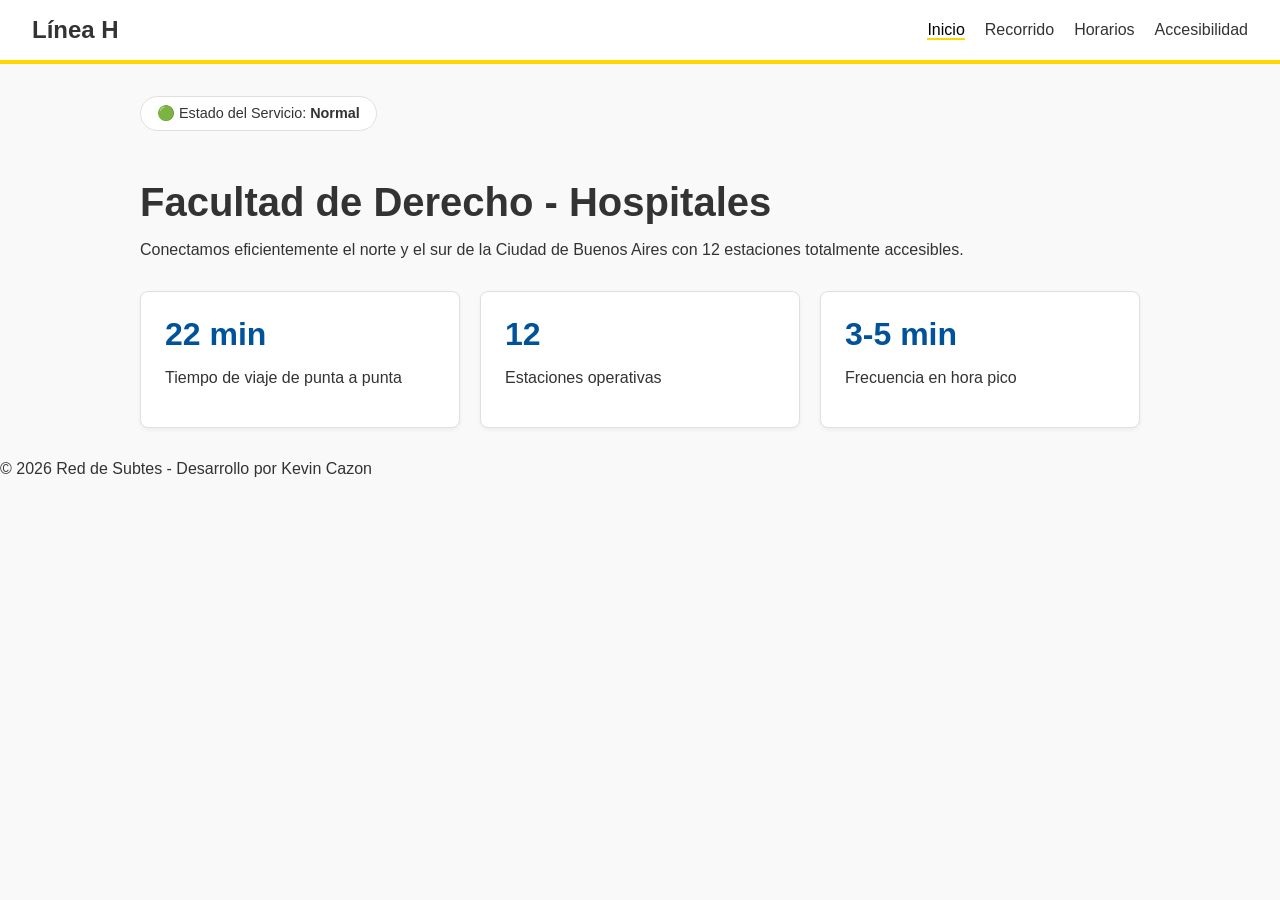
<file: index.html>
<!DOCTYPE html>
<html lang="es">
<head>
    <meta charset="UTF-8">
    <meta name="viewport" content="width=device-width, initial-scale=1.0">
    <title>Subte Línea H - Inicio</title>
    <link rel="stylesheet" href="transporte.css">
</head>
<body>
    <header class="header-transporte">
        <div class="logo">Línea H</div>
        <nav>
            <ul>
                <li><a href="index.html" class="activo">Inicio</a></li>
                <li><a href="recorrido.html">Recorrido</a></li>
                <li><a href="horarios.html">Horarios</a></li>
                <li><a href="accesibilidad.html">Accesibilidad</a></li>
            </ul>
        </nav>
    </header>

    <main>
        <section class="hero-transporte">
            <div class="estado-servicio">
                <span class="indicador-normal">🟢</span> Estado del Servicio: <strong>Normal</strong>
            </div>
            <h1>Facultad de Derecho - Hospitales</h1>
            <p>Conectamos eficientemente el norte y el sur de la Ciudad de Buenos Aires con 12 estaciones totalmente accesibles.</p>
        </section>

        <section class="datos-clave">
            <div class="dato-card">
                <h2>22 min</h2>
                <p>Tiempo de viaje de punta a punta</p>
            </div>
            <div class="dato-card">
                <h2>12</h2>
                <p>Estaciones operativas</p>
            </div>
            <div class="dato-card">
                <h2>3-5 min</h2>
                <p>Frecuencia en hora pico</p>
            </div>
        </section>
    </main>

    <footer>
        <p>&copy; 2026 Red de Subtes - Desarrollo por Kevin Cazon</p>
    </footer>
</body>
</html>
</file>
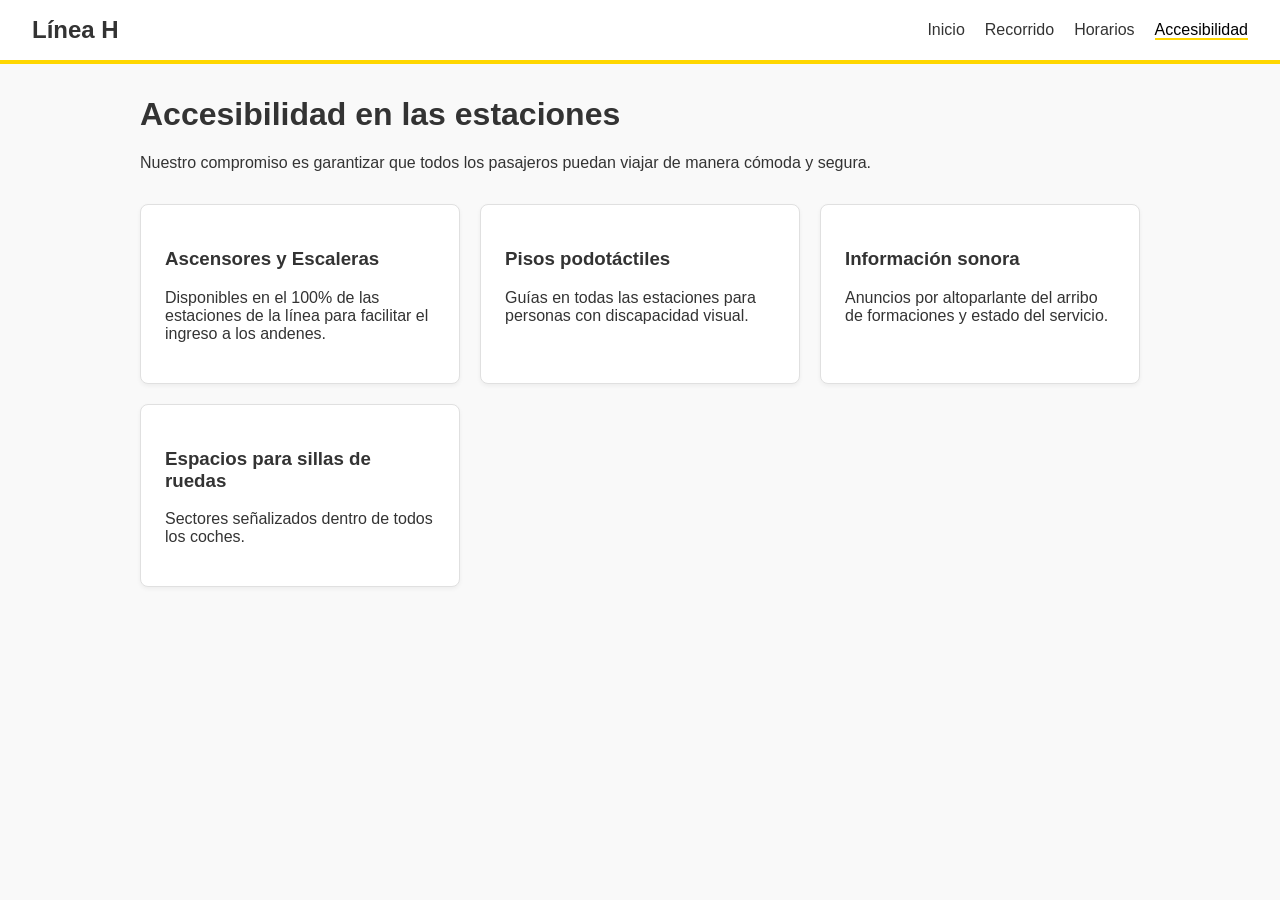
<file: accesibilidad.html>
<!DOCTYPE html>
<html lang="es">
<head>
    <meta charset="UTF-8">
    <title>Subte Línea H - Accesibilidad</title>
    <link rel="stylesheet" href="transporte.css">
</head>
<body>
    <header class="header-transporte">
        <div class="logo">Línea H</div>
        <nav>
            <ul>
                <li><a href="index.html">Inicio</a></li>
                <li><a href="recorrido.html">Recorrido</a></li>
                <li><a href="horarios.html">Horarios</a></li>
                <li><a href="accesibilidad.html" class="activo">Accesibilidad</a></li>
            </ul>
        </nav>
    </header>

    <main>
        <h1>Accesibilidad en las estaciones</h1>
        <p>Nuestro compromiso es garantizar que todos los pasajeros puedan viajar de manera cómoda y segura.</p>

        <div class="grid-accesibilidad">
            <div class="accesibilidad-card">
                <h3>Ascensores y Escaleras</h3>
                <p>Disponibles en el 100% de las estaciones de la línea para facilitar el ingreso a los andenes.</p>
            </div>
            <div class="accesibilidad-card">
                <h3>Pisos podotáctiles</h3>
                <p>Guías en todas las estaciones para personas con discapacidad visual.</p>
            </div>
            <div class="accesibilidad-card">
                <h3>Información sonora</h3>
                <p>Anuncios por altoparlante del arribo de formaciones y estado del servicio.</p>
            </div>
            <div class="accesibilidad-card">
                <h3>Espacios para sillas de ruedas</h3>
                <p>Sectores señalizados dentro de todos los coches.</p>
            </div>
        </div>

    </main>
</body>
</html>
</file>
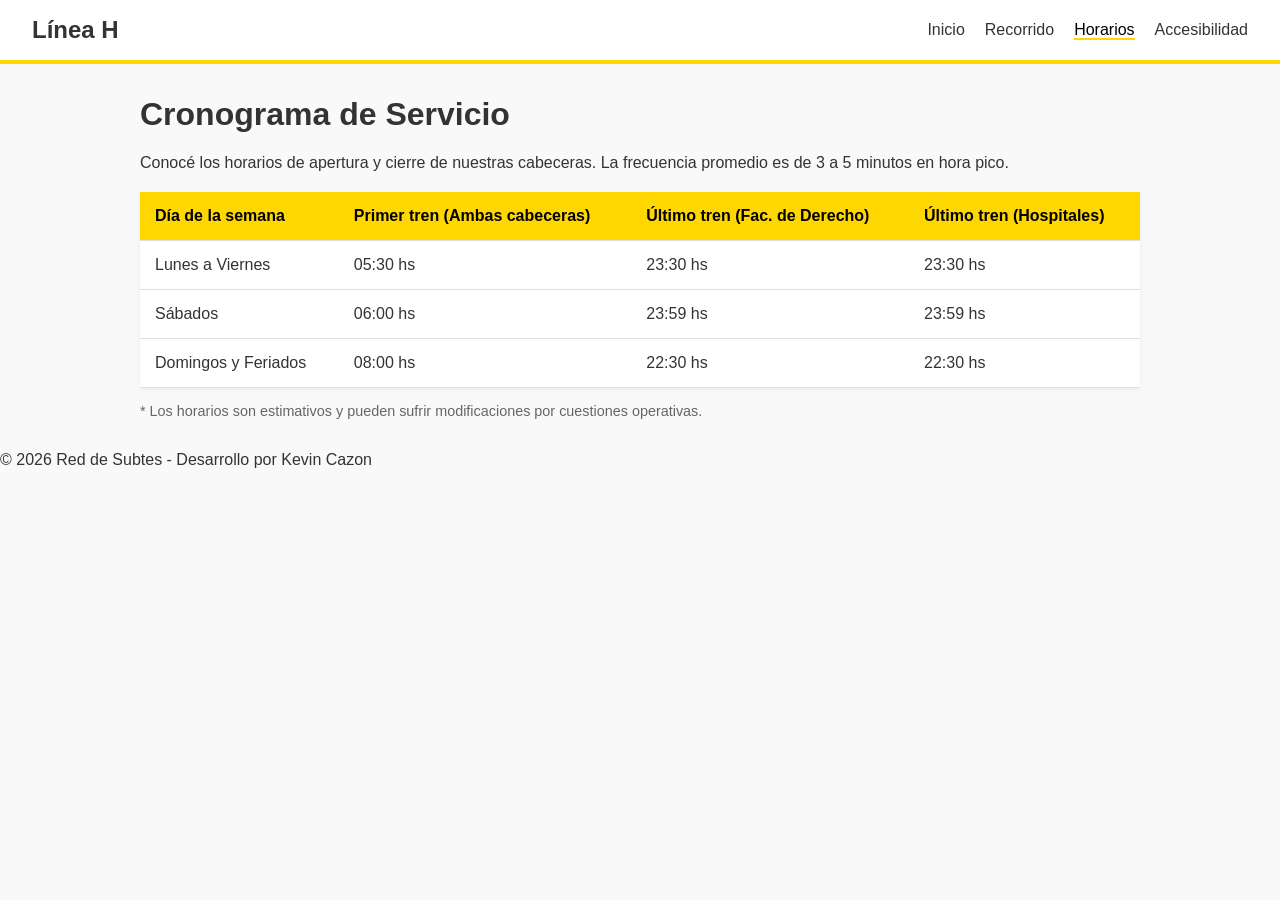
<file: horarios.html>
<!DOCTYPE html>
<html lang="es">
<head>
    <meta charset="UTF-8">
    <meta name="viewport" content="width=device-width, initial-scale=1.0">
    <title>Subte Línea H - Horarios</title>
    <link rel="stylesheet" href="transporte.css">
    <link rel="stylesheet" href="horarios.css">
</head>
<body>
    <header class="header-transporte">
        <div class="logo">Línea H</div>
        <nav>
            <ul>
                <li><a href="index.html">Inicio</a></li>
                <li><a href="recorrido.html">Recorrido</a></li>
                <li><a href="horarios.html" class="activo">Horarios</a></li>
                <li><a href="accesibilidad.html">Accesibilidad</a></li>
            </ul>
        </nav>
    </header>

    <main>
        <h1>Cronograma de Servicio</h1>
        <p>Conocé los horarios de apertura y cierre de nuestras cabeceras. La frecuencia promedio es de 3 a 5 minutos en hora pico.</p>
        
        <table class="tabla-horarios">
            <thead>
                <tr>
                    <th>Día de la semana</th>
                    <th>Primer tren (Ambas cabeceras)</th>
                    <th>Último tren (Fac. de Derecho)</th>
                    <th>Último tren (Hospitales)</th>
                </tr>
            </thead>
            <tbody>
                <tr>
                    <td>Lunes a Viernes</td>
                    <td>05:30 hs</td>
                    <td>23:30 hs</td>
                    <td>23:30 hs</td>
                </tr>
                <tr>
                    <td>Sábados</td>
                    <td>06:00 hs</td>
                    <td>23:59 hs</td>
                    <td>23:59 hs</td>
                </tr>
                <tr>
                    <td>Domingos y Feriados</td>
                    <td>08:00 hs</td>
                    <td>22:30 hs</td>
                    <td>22:30 hs</td>
                </tr>
            </tbody>
        </table>
        <p class="nota-horarios">* Los horarios son estimativos y pueden sufrir modificaciones por cuestiones operativas.</p>
    </main>

    <footer>
        <p>© 2026 Red de Subtes - Desarrollo por Kevin Cazon</p>
    </footer>
</body>
</html>
</file>
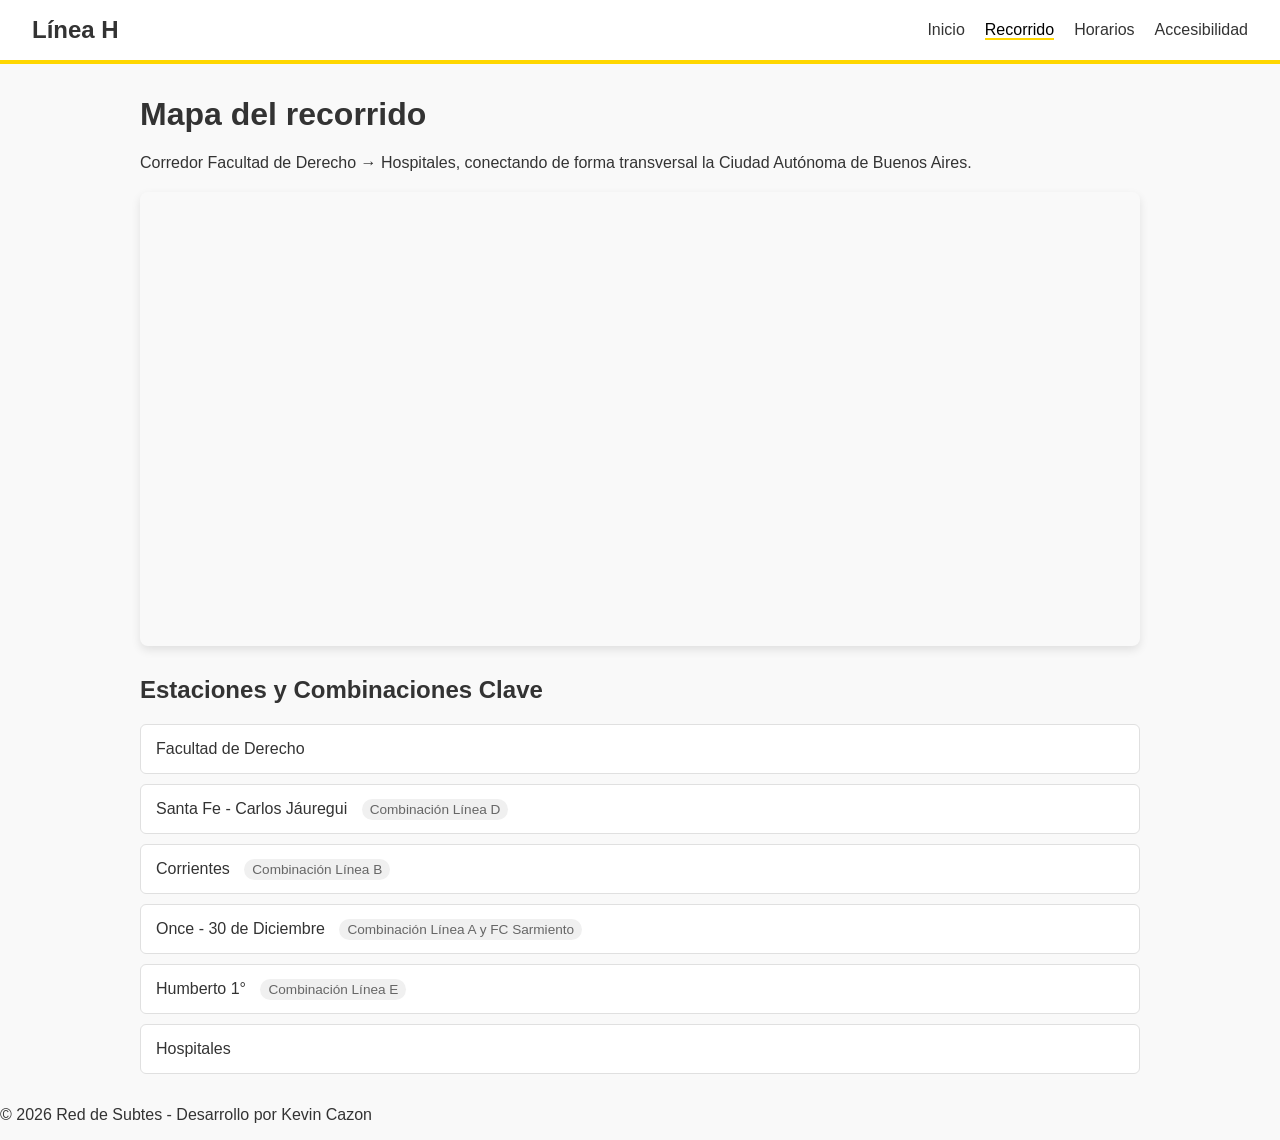
<file: recorrido.html>
<!DOCTYPE html>
<html lang="es">
<head>
    <meta charset="UTF-8">
    <meta name="viewport" content="width=device-width, initial-scale=1.0">
    <title>Subte Línea H - Recorrido</title>
    <link rel="stylesheet" href="transporte.css">
    <link rel="stylesheet" href="recorrido.css">
</head>
<body>
    <header class="header-transporte">
        <div class="logo">Línea H</div>
        <nav>
            <ul>
                <li><a href="index.html">Inicio</a></li>
                <li><a href="recorrido.html" class="activo">Recorrido</a></li>
                <li><a href="horarios.html">Horarios</a></li>
                <li><a href="accesibilidad.html">Accesibilidad</a></li>
            </ul>
        </nav>
    </header>

    <main>
        <h1>Mapa del recorrido</h1>
        <p>Corredor Facultad de Derecho → Hospitales, conectando de forma transversal la Ciudad Autónoma de Buenos Aires.</p>
        
        <div class="mapa-container">
            <iframe src="https://www.google.com/maps/embed?pb=!1m14!1m12!1m3!1d26265.81438997097!2d-58.40698!3d-34.62935!2m3!1f0!2f0!3f0!3m2!1i1024!2i768!4f13.1!5e0!3m2!1ses!2sar!4v1700000000000!5m2!1ses!2sar" width="100%" height="450" style="border:0;" allowfullscreen="" loading="lazy" referrerpolicy="no-referrer-when-downgrade"></iframe>
        </div>

        <section class="estaciones-lista">
            <h2>Estaciones y Combinaciones Clave</h2>
            <ul>
                <li>Facultad de Derecho</li>
                <li>Santa Fe - Carlos Jáuregui <span class="combinacion">Combinación Línea D</span></li>
                <li>Corrientes <span class="combinacion">Combinación Línea B</span></li>
                <li>Once - 30 de Diciembre <span class="combinacion">Combinación Línea A y FC Sarmiento</span></li>
                <li>Humberto 1° <span class="combinacion">Combinación Línea E</span></li>
                <li>Hospitales</li>
            </ul>
        </section>
    </main>

    <footer>
        <p>&copy; 2026 Red de Subtes - Desarrollo por Kevin Cazon</p>
    </footer>
</body>
</html>
</file>
<file: transporte.css>
:root {
    --color-marca: #ffd700; /* Amarillo Línea H. Cambialo por tu color */
    --color-texto: #333;
    --color-fondo: #f9f9f9;
    --color-blanco: #ffffff;
    --borde: #e0e0e0;
}

body {
    font-family: 'Segoe UI', Tahoma, Geneva, Verdana, sans-serif;
    margin: 0;
    color: var(--color-texto);
    background-color: var(--color-fondo);
}

/* Header */
.header-transporte {
    background-color: var(--color-blanco);
    border-bottom: 4px solid var(--color-marca);
    padding: 1rem 2rem;
    display: flex;
    justify-content: space-between;
    align-items: center;
}

.header-transporte .logo {
    font-size: 1.5rem;
    font-weight: bold;
}

nav ul {
    list-style: none;
    display: flex;
    gap: 20px;
    margin: 0;
    padding: 0;
}

nav a {
    text-decoration: none;
    color: var(--color-texto);
    font-weight: 500;
}

nav a.activo, nav a:hover {
    color: #000;
    border-bottom: 2px solid var(--color-marca);
}

/* Main y Secciones */
main {
    max-width: 1000px;
    margin: 2rem auto;
    padding: 0 1rem;
}

.estado-servicio {
    display: inline-block;
    padding: 8px 16px;
    background: var(--color-blanco);
    border: 1px solid var(--borde);
    border-radius: 20px;
    margin-bottom: 1rem;
    font-size: 0.9rem;
}

.hero-transporte h1 {
    font-size: 2.5rem;
    margin-bottom: 0.5rem;
}

/* Grillas de Tarjetas */
.datos-clave, .grid-accesibilidad {
    display: grid;
    grid-template-columns: repeat(auto-fit, minmax(250px, 1fr));
    gap: 20px;
    margin-top: 2rem;
}

.dato-card, .accesibilidad-card {
    background: var(--color-blanco);
    border: 1px solid var(--borde);
    padding: 1.5rem;
    border-radius: 8px;
    box-shadow: 0 2px 4px rgba(0,0,0,0.05);
}

.dato-card h2 {
    color: #00529b; /* Azul corporativo */
    font-size: 2rem;
    margin: 0 0 10px 0;
}
</file>
<file: horarios.css>
.tabla-horarios {
            width: 100%;
            border-collapse: collapse;
            margin-top: 20px;
            background: #fff;
            box-shadow: 0 2px 5px rgba(0,0,0,0.05);
        }
        .tabla-horarios th, .tabla-horarios td {
            padding: 15px;
            text-align: left;
            border-bottom: 1px solid #ddd;
        }
        .tabla-horarios th {
            background-color: var(--color-marca);
            color: #000;
        }
        .tabla-horarios tr:hover {
            background-color: #f1f1f1;
        }
        .nota-horarios {
            margin-top: 15px;
            font-size: 0.9rem;
            color: #666;
        }
</file>
<file: recorrido.css>
.mapa-container {
            margin: 20px 0;
            border-radius: 8px;
            overflow: hidden;
            box-shadow: 0 4px 10px rgba(0,0,0,0.1);
        }
        .estaciones-lista {
            margin-top: 30px;
        }
        .estaciones-lista ul {
            list-style-type: none;
            padding: 0;
        }
        .estaciones-lista li {
            background: #fff;
            margin-bottom: 10px;
            padding: 15px;
            border: 1px solid #e0e0e0;
            border-radius: 6px;
            font-weight: 500;
        }
        .combinacion {
            font-size: 0.85em;
            color: #666;
            margin-left: 10px;
            background: #f0f0f0;
            padding: 3px 8px;
            border-radius: 12px;
        }
</file>
